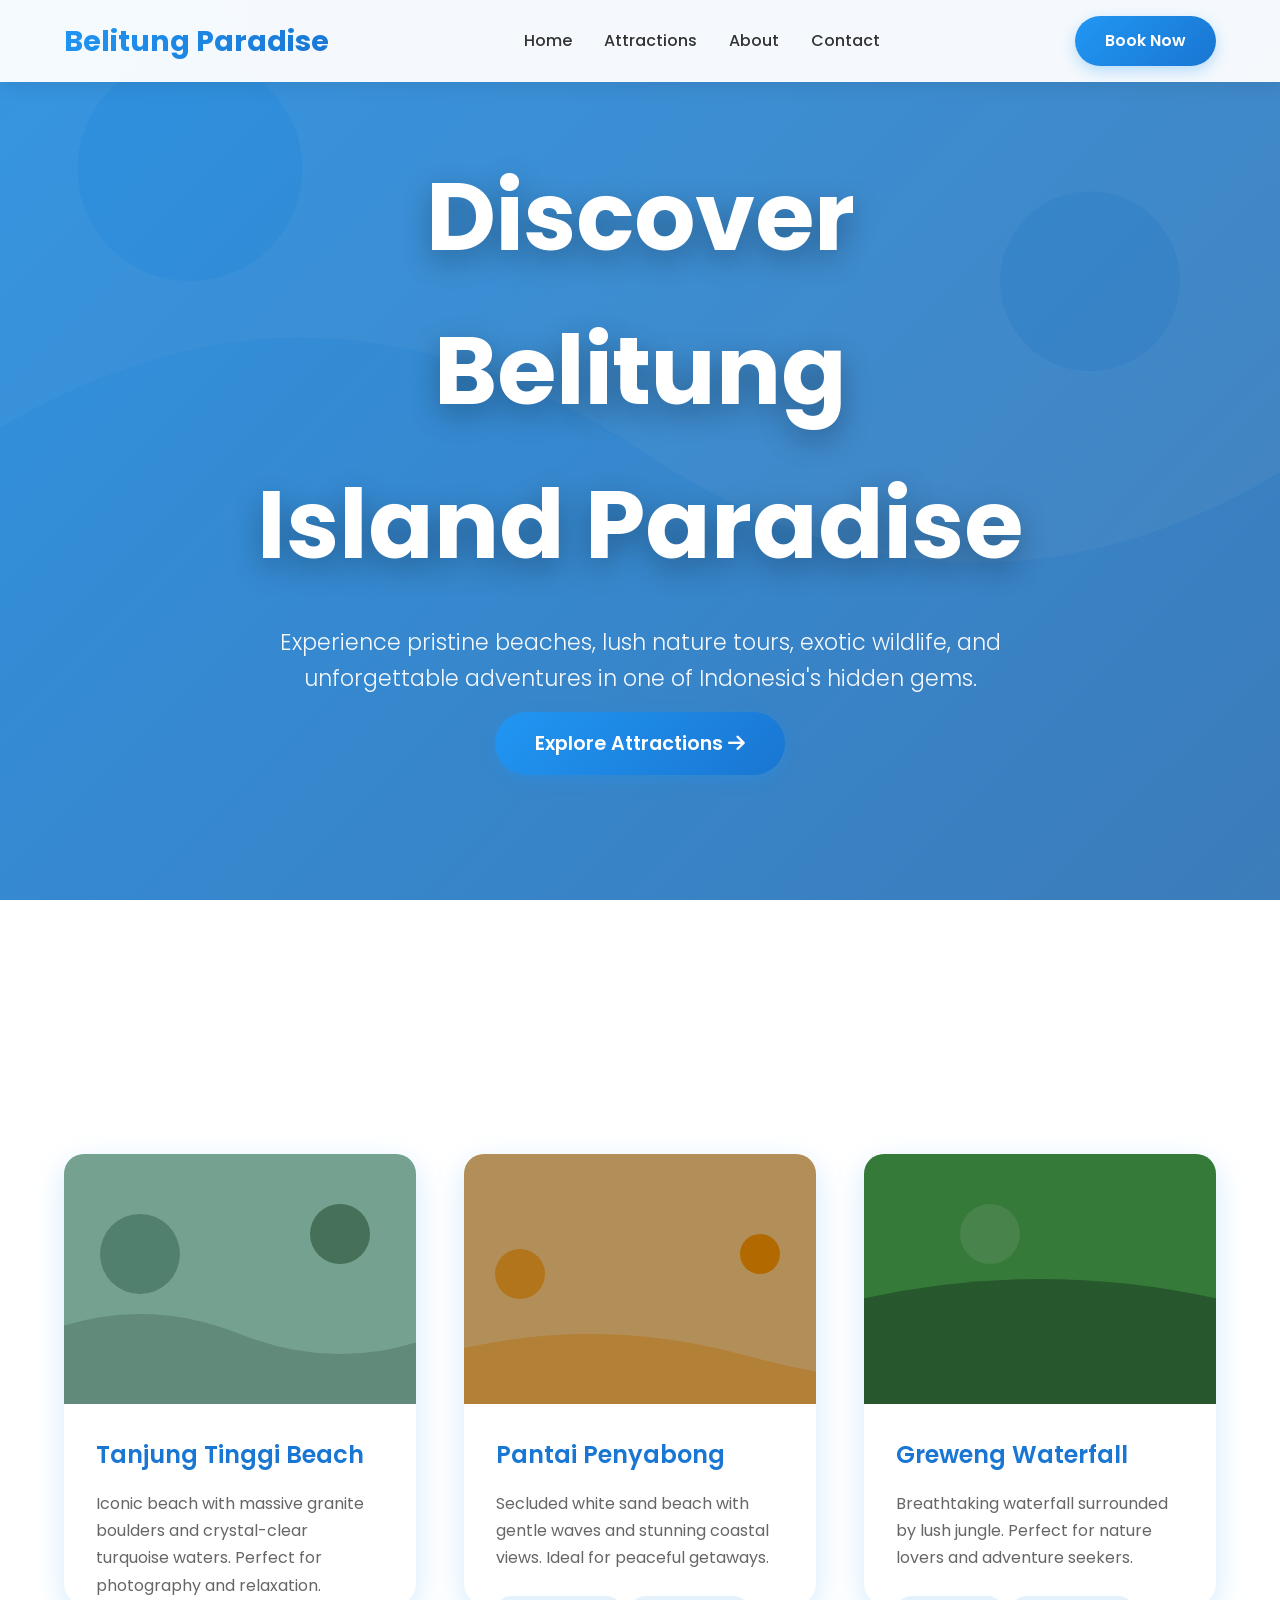
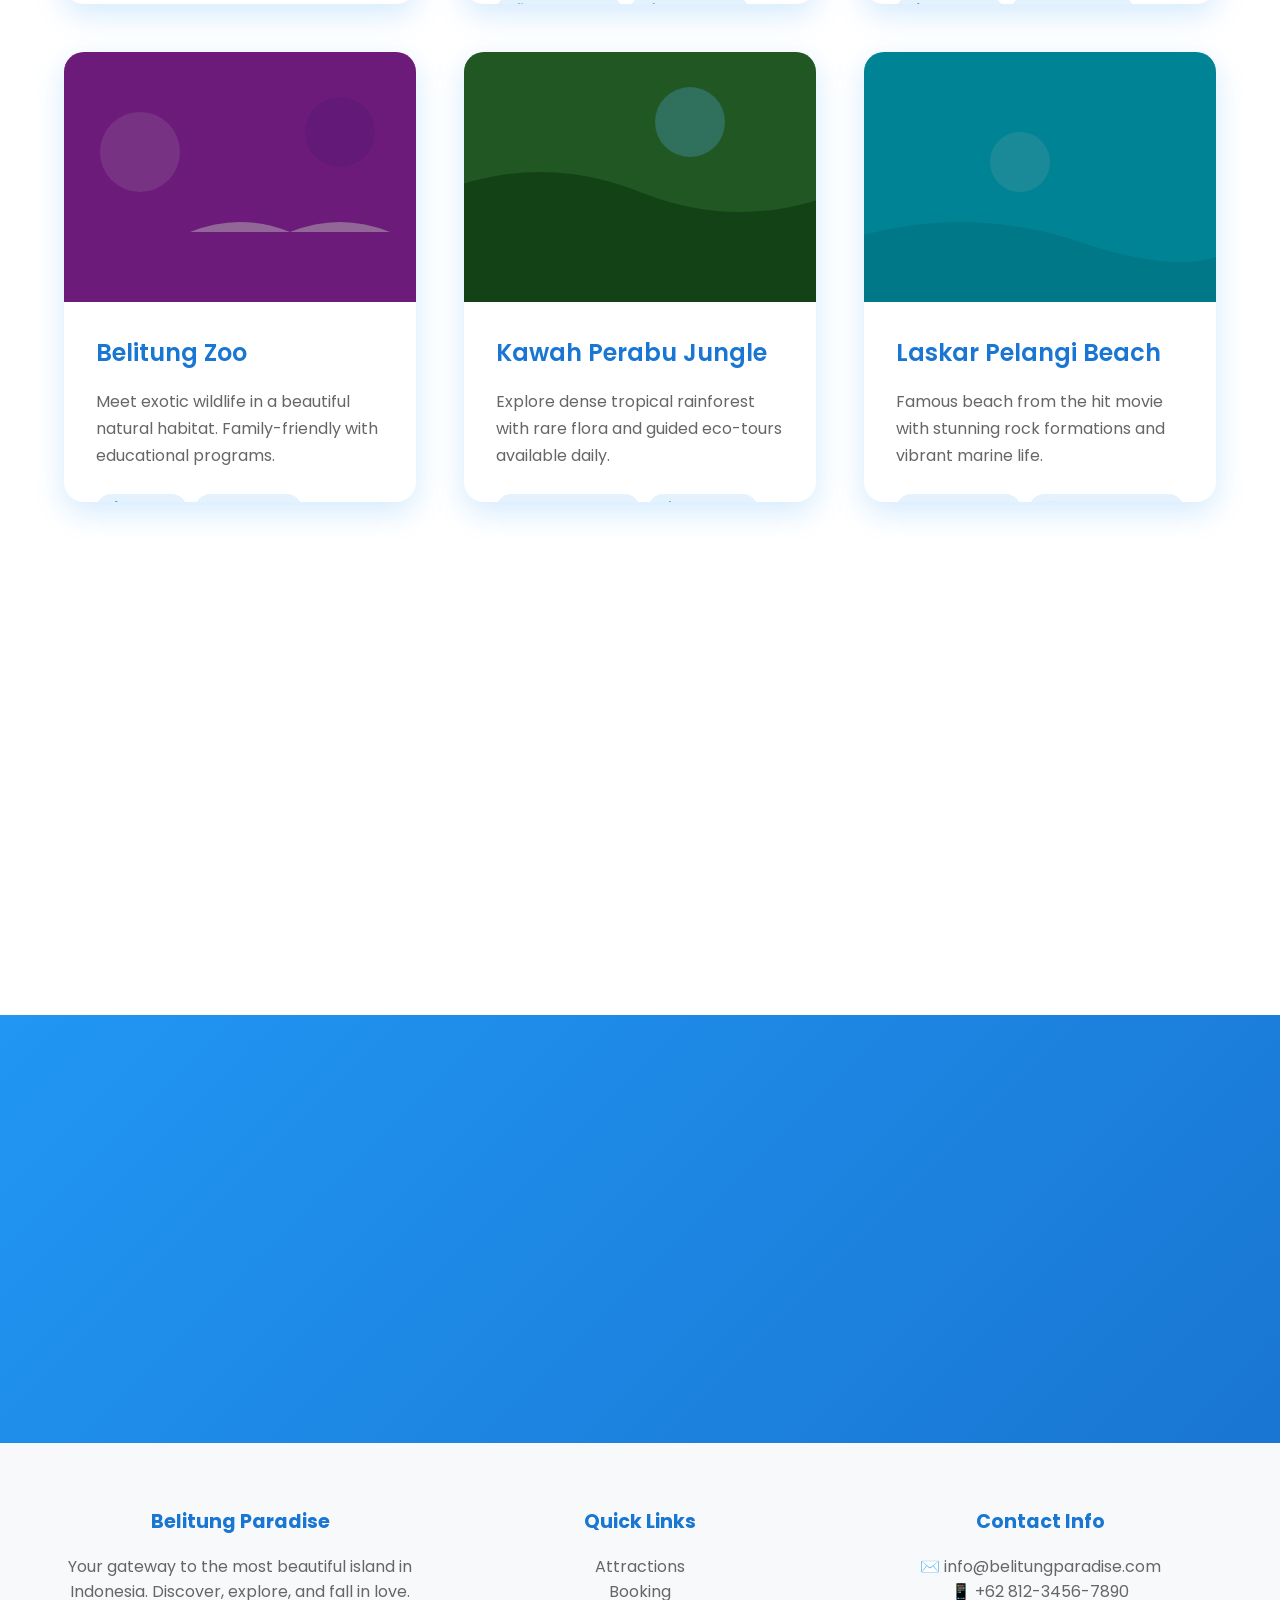
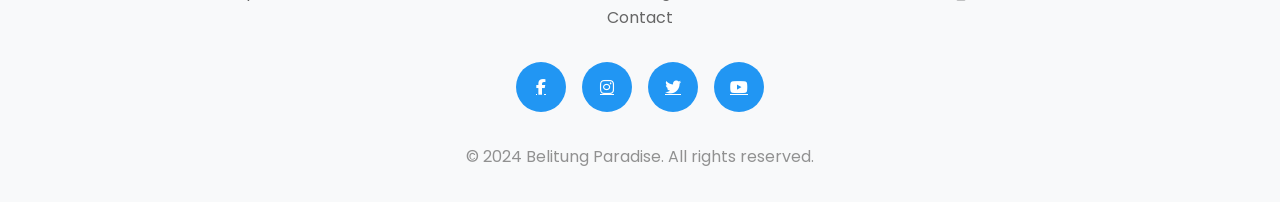
<file: PROJECT EGUHH/project landing page 2/belitung.html>
<!DOCTYPE html>
<html lang="en">
<head>
    <meta charset="UTF-8">
    <meta name="viewport" content="width=device-width, initial-scale=1.0">
    <title>Belitung Island - Paradise Awaits</title>
    <link href="https://fonts.googleapis.com/css2?family=Poppins:wght@300;400;500;600;700&display=swap" rel="stylesheet">
    <link href="https://cdnjs.cloudflare.com/ajax/libs/font-awesome/6.4.0/css/all.min.css" rel="stylesheet">
    <style>
        :root {
            --white: #ffffff;
            --light-blue: #e3f2fd;
            --blue-primary: #2196f3;
            --blue-dark: #1976d2;
            --blue-light: #bbdefb;
            --shadow: 0 10px 30px rgba(33, 150, 243, 0.2);
            --shadow-hover: 0 20px 40px rgba(33, 150, 243, 0.3);
        }

        * {
            margin: 0;
            padding: 0;
            box-sizing: border-box;
        }

        body {
            font-family: 'Poppins', sans-serif;
            line-height: 1.6;
            color: #333;
            overflow-x: hidden;
        }

        /* OOP: Base Component Class Styles */
        .component {
            opacity: 0;
            transform: translateY(50px);
            transition: all 0.8s cubic-bezier(0.25, 0.46, 0.45, 0.94);
        }

        .component.animate {
            opacity: 1;
            transform: translateY(0);
        }

        /* Header */
        .header {
            position: fixed;
            top: 0;
            width: 100%;
            background: rgba(255, 255, 255, 0.95);
            backdrop-filter: blur(20px);
            z-index: 1000;
            transition: all 0.3s ease;
            box-shadow: 0 2px 20px rgba(0,0,0,0.1);
        }

        .nav-container {
            max-width: 1400px;
            margin: 0 auto;
            padding: 1rem 5%;
            display: flex;
            justify-content: space-between;
            align-items: center;
        }

        .logo {
            font-size: 1.8rem;
            font-weight: 700;
            background: linear-gradient(135deg, var(--blue-primary), var(--blue-dark));
            -webkit-background-clip: text;
            -webkit-text-fill-color: transparent;
            background-clip: text;
        }

        .nav-menu {
            display: flex;
            list-style: none;
            gap: 2rem;
        }

        .nav-menu a {
            text-decoration: none;
            color: #333;
            font-weight: 500;
            transition: color 0.3s ease;
            position: relative;
        }

        .nav-menu a::after {
            content: '';
            position: absolute;
            width: 0;
            height: 2px;
            bottom: -5px;
            left: 0;
            background: var(--blue-primary);
            transition: width 0.3s ease;
        }

        .nav-menu a:hover::after {
            width: 100%;
        }

        .nav-menu a:hover {
            color: var(--blue-primary);
        }

        .cta-button {
            background: linear-gradient(135deg, var(--blue-primary), var(--blue-dark));
            color: white;
            padding: 12px 30px;
            border: none;
            border-radius: 50px;
            font-weight: 600;
            cursor: pointer;
            transition: all 0.3s ease;
            text-decoration: none;
            box-shadow: 0 5px 15px rgba(33, 150, 243, 0.3);
        }

        .cta-button:hover {
            transform: translateY(-2px);
            box-shadow: 0 10px 25px rgba(33, 150, 243, 0.4);
        }

        /* Hero Section */
        .hero {
            height: 100vh;
            background: linear-gradient(rgba(0,0,0,0.4), rgba(0,0,0,0.4)), 
                        url('data:image/svg+xml,<svg xmlns="http://www.w3.org/2000/svg" viewBox="0 0 1200 800"><rect fill="%23e3f2fd" width="1200" height="800"/><path fill="%23bbdefb" d="M0 400Q300 200 600 400T1200 400V800H0z"/><circle fill="%232196f3" opacity="0.3" cx="200" cy="150" r="100"/><circle fill="%231976d2" opacity="0.2" cx="1000" cy="250" r="80"/></svg>');
            background-size: cover;
            background-position: center;
            display: flex;
            align-items: center;
            justify-content: center;
            text-align: center;
            color: white;
            position: relative;
            overflow: hidden;
        }

        .hero::before {
            content: '';
            position: absolute;
            top: 0;
            left: 0;
            right: 0;
            bottom: 0;
            background: linear-gradient(135deg, rgba(33,150,243,0.8) 0%, rgba(25,118,210,0.6) 100%);
        }

        .hero-content {
            max-width: 900px;
            padding: 0 2rem;
            z-index: 2;
            position: relative;
        }

        .hero h1 {
            font-size: clamp(3rem, 8vw, 6rem);
            font-weight: 700;
            margin-bottom: 1.5rem;
            text-shadow: 0 10px 30px rgba(0,0,0,0.3);
        }

        .hero p {
            font-size: 1.4rem;
            margin-bottom: 2rem;
            opacity: 0.95;
            font-weight: 300;
        }

        /* Sections */
        .section {
            padding: 100px 5%;
            max-width: 1400px;
            margin: 0 auto;
        }

        .section-title {
            text-align: center;
            font-size: 3.5rem;
            font-weight: 700;
            margin-bottom: 4rem;
            background: linear-gradient(135deg, var(--blue-primary), var(--blue-dark));
            -webkit-background-clip: text;
            -webkit-text-fill-color: transparent;
            background-clip: text;
        }

        /* Attractions Grid */
        .attractions-grid {
            display: grid;
            grid-template-columns: repeat(auto-fit, minmax(350px, 1fr));
            gap: 3rem;
            margin-top: 4rem;
        }

        .attraction-card {
            background: white;
            border-radius: 20px;
            overflow: hidden;
            box-shadow: var(--shadow);
            transition: all 0.4s cubic-bezier(0.25, 0.46, 0.45, 0.94);
            position: relative;
            height: 450px;
        }

        .attraction-card:hover {
            transform: translateY(-15px);
            box-shadow: var(--shadow-hover);
        }

        .attraction-image {
            height: 250px;
            background-size: cover;
            background-position: center;
            position: relative;
        }

        /* Placeholder images - Replace with your photos */
        .beach-1 { background-image: linear-gradient(rgba(0,0,0,0.3), rgba(0,0,0,0.3)), url('data:image/svg+xml,<svg xmlns="http://www.w3.org/2000/svg" viewBox="0 0 400 250"><rect fill="%23a8e6cf" width="400" height="250"/><path fill="%238bc6b0" d="M0 180Q100 140 200 180T400 180V250H0z"/><circle fill="%2375b79e" cx="100" cy="100" r="40"/><circle fill="%2365a080" cx="300" cy="80" r="30"/></svg>'); }
        .beach-2 { background-image: linear-gradient(rgba(0,0,0,0.3), rgba(0,0,0,0.3)), url('data:image/svg+xml,<svg xmlns="http://www.w3.org/2000/svg" viewBox="0 0 400 250"><rect fill="%23ffcc80" width="400" height="250"/><path fill="%23ffb74d" d="M0 200Q150 160 300 200T400 200V250H0z"/><circle fill="%23ffa726" cx="80" cy="120" r="25"/><circle fill="%23ff9800" cx="320" cy="100" r="20"/></svg>'); }
        .nature-1 { background-image: linear-gradient(rgba(0,0,0,0.3), rgba(0,0,0,0.3)), url('data:image/svg+xml,<svg xmlns="http://www.w3.org/2000/svg" viewBox="0 0 400 250"><rect fill="%234caf50" width="400" height="250"/><path fill="%23387e41" d="M0 150Q200 100 400 150V250H0z"/><circle fill="%2366bb6a" cx="150" cy="80" r="30"/><circle fill="%234caf50" cx="350" cy="60" r="25"/></svg>'); }
        .zoo-1 { background-image: linear-gradient(rgba(0,0,0,0.3), rgba(0,0,0,0.3)), url('data:image/svg+xml,<svg xmlns="http://www.w3.org/2000/svg" viewBox="0 0 400 250"><rect fill="%239c27b0" width="400" height="250"/><circle fill="%23ab47bc" cx="100" cy="100" r="40"/><circle fill="%238e24aa" cx="300" cy="80" r="35"/><path fill="%23ce93d8" d="M150 180Q200 160 250 180Q300 160 350 180"/></svg>'); }
        .nature-2 { background-image: linear-gradient(rgba(0,0,0,0.3), rgba(0,0,0,0.3)), url('data:image/svg+xml,<svg xmlns="http://www.w3.org/2000/svg" viewBox="0 0 400 250"><rect fill="%232e7d32" width="400" height="250"/><path fill="%231b5e20" d="M0 140Q100 100 200 140T400 140V250H0z"/><circle fill="%2344a084" cx="250" cy="70" r="35"/></svg>'); }
        .beach-3 { background-image: linear-gradient(rgba(0,0,0,0.3), rgba(0,0,0,0.3)), url('data:image/svg+xml,<svg xmlns="http://www.w3.org/2000/svg" viewBox="0 0 400 250"><rect fill="%2300bcd4" width="400" height="250"/><path fill="%2300acc1" d="M0 190Q120 150 240 190T400 190V250H0z"/><circle fill="%2326c6da" cx="180" cy="110" r="30"/></svg>'); }

        .attraction-content {
            padding: 2rem;
        }

        .attraction-title {
            font-size: 1.5rem;
            font-weight: 600;
            margin-bottom: 1rem;
            color: var(--blue-dark);
        }

        .attraction-desc {
            color: #666;
            margin-bottom: 1.5rem;
            line-height: 1.7;
        }

        .attraction-features {
            display: flex;
            flex-wrap: wrap;
            gap: 0.5rem;
            margin-bottom: 1.5rem;
        }

        .feature-tag {
            background: var(--light-blue);
            color: var(--blue-primary);
            padding: 0.3rem 1rem;
            border-radius: 20px;
            font-size: 0.85rem;
            font-weight: 500;
        }

        /* Stats Section */
        .stats-grid {
            display: grid;
            grid-template-columns: repeat(auto-fit, minmax(200px, 1fr));
            gap: 3rem;
            margin-top: 4rem;
            text-align: center;
        }

        .stat-item h3 {
            font-size: 4rem;
            font-weight: 700;
            background: linear-gradient(135deg, var(--blue-primary), var(--blue-dark));
            -webkit-background-clip: text;
            -webkit-text-fill-color: transparent;
            background-clip: text;
            margin-bottom: 1rem;
        }

        .stat-item p {
            font-size: 1.2rem;
            color: #666;
            font-weight: 500;
        }

        /* CTA Section */
        .cta-section {
            background: linear-gradient(135deg, var(--blue-primary), var(--blue-dark));
            color: white;
            text-align: center;
            padding: 100px 5%;
        }

        .cta-section h2 {
            font-size: 3.5rem;
            margin-bottom: 1.5rem;
        }

        .cta-section p {
            font-size: 1.3rem;
            margin-bottom: 3rem;
            opacity: 0.95;
        }

        /* Footer */
        .footer {
            background: #f8f9fa;
            padding: 4rem 5% 2rem;
            text-align: center;
            color: #666;
        }

        .footer-content {
            max-width: 1400px;
            margin: 0 auto;
            display: grid;
            grid-template-columns: repeat(auto-fit, minmax(250px, 1fr));
            gap: 3rem;
            margin-bottom: 2rem;
        }

        .footer h4 {
            color: var(--blue-dark);
            margin-bottom: 1rem;
            font-size: 1.2rem;
        }

        .social-links {
            display: flex;
            gap: 1rem;
            justify-content: center;
            margin-top: 1rem;
        }

        .social-links a {
            width: 50px;
            height: 50px;
            background: var(--blue-primary);
            color: white;
            display: flex;
            align-items: center;
            justify-content: center;
            border-radius: 50%;
            transition: all 0.3s ease;
        }

        .social-links a:hover {
            transform: translateY(-3px);
            box-shadow: 0 10px 20px rgba(33, 150, 243, 0.4);
        }

        /* Mobile Menu */
        .mobile-menu-btn {
            display: none;
            flex-direction: column;
            cursor: pointer;
            gap: 4px;
        }

        .mobile-menu-btn span {
            width: 25px;
            height: 3px;
            background: var(--blue-primary);
            transition: 0.3s;
        }

        /* Responsive */
        @media (max-width: 768px) {
            .nav-menu {
                display: none;
                position: fixed;
                top: 80px;
                left: 0;
                width: 100%;
                background: white;
                flex-direction: column;
                padding: 2rem;
                box-shadow: 0 10px 30px rgba(0,0,0,0.1);
            }

            .nav-menu.active {
                display: flex;
            }

            .mobile-menu-btn {
                display: flex;
            }

            .section-title {
                font-size: 2.5rem;
            }

            .hero h1 {
                font-size: 2.5rem;
            }

            .attractions-grid {
                grid-template-columns: 1fr;
                gap: 2rem;
            }
        }

        /* Scroll animations */
        @keyframes float {
            0%, 100% { transform: translateY(0px); }
            50% { transform: translateY(-10px); }
        }

        .float {
            animation: float 6s ease-in-out infinite;
        }
    </style>
</head>
<body>
    <!-- Header -->
    <header class="header" id="header">
        <div class="nav-container">
            <div class="logo">Belitung Paradise</div>
            <ul class="nav-menu" id="navMenu">
                <li><a href="#home">Home</a></li>
                <li><a href="#attractions">Attractions</a></li>
                <li><a href="#about">About</a></li>
                <li><a href="#contact">Contact</a></li>
            </ul>
            <a href="#booking" class="cta-button">Book Now</a>
            <div class="mobile-menu-btn" id="mobileMenuBtn">
                <span></span>
                <span></span>
                <span></span>
            </div>
        </div>
    </header>

    <!-- Hero Section -->
    <section class="hero component" id="home">
        <div class="hero-content">
            <h1>Discover Belitung<br><span class="float">Island Paradise</span></h1>
            <p>Experience pristine beaches, lush nature tours, exotic wildlife, and unforgettable adventures in one of Indonesia's hidden gems.</p>
            <a href="#attractions" class="cta-button" style="font-size: 1.2rem; padding: 18px 40px;">
                Explore Attractions <i class="fas fa-arrow-right"></i>
            </a>
        </div>
    </section>

    <!-- Attractions Section -->
    <section class="section" id="attractions">
        <h2 class="section-title component">Top Attractions</h2>
        <div class="attractions-grid">
            <div class="attraction-card component">
                <div class="attraction-image beach-1"></div>
                <div class="attraction-content">
                    <h3 class="attraction-title">Tanjung Tinggi Beach</h3>
                    <p class="attraction-desc">Iconic beach with massive granite boulders and crystal-clear turquoise waters. Perfect for photography and relaxation.</p>
                    <div class="attraction-features">
                        <span class="feature-tag"><i class="fas fa-swimmer"></i> Swimming</span>
                        <span class="feature-tag"><i class="fas fa-camera"></i> Photo Spot</span>
                        <span class="feature-tag"><i class="fas fa-sun"></i> Sunset</span>
                    </div>
                </div>
            </div>
            <div class="attraction-card component">
                <div class="attraction-image beach-2"></div>
                <div class="attraction-content">
                    <h3 class="attraction-title">Pantai Penyabong</h3>
                    <p class="attraction-desc">Secluded white sand beach with gentle waves and stunning coastal views. Ideal for peaceful getaways.</p>
                    <div class="attraction-features">
                        <span class="feature-tag"><i class="fas fa-umbrella-beach"></i> Relaxation</span>
                        <span class="feature-tag"><i class="fas fa-star"></i> 5★ Rated</span>
                    </div>
                </div>
            </div>
            <div class="attraction-card component">
                <div class="attraction-image nature-1"></div>
                <div class="attraction-content">
                    <h3 class="attraction-title">Greweng Waterfall</h3>
                    <p class="attraction-desc">Breathtaking waterfall surrounded by lush jungle. Perfect for nature lovers and adventure seekers.</p>
                    <div class="attraction-features">
                        <span class="feature-tag"><i class="fas fa-hiking"></i> Trekking</span>
                        <span class="feature-tag"><i class="fas fa-swimming-pool"></i> Swimming</span>
                        <span class="feature-tag"><i class="fas fa-leaf"></i> Nature</span>
                    </div>
                </div>
            </div>
            <div class="attraction-card component">
                <div class="attraction-image zoo-1"></div>
                <div class="attraction-content">
                    <h3 class="attraction-title">Belitung Zoo</h3>
                    <p class="attraction-desc">Meet exotic wildlife in a beautiful natural habitat. Family-friendly with educational programs.</p>
                    <div class="attraction-features">
                        <span class="feature-tag"><i class="fas fa-child"></i> Family</span>
                        <span class="feature-tag"><i class="fas fa-paw"></i> Animals</span>
                    </div>
                </div>
            </div>
            <div class="attraction-card component">
                <div class="attraction-image nature-2"></div>
                <div class="attraction-content">
                    <h3 class="attraction-title">Kawah Perabu Jungle</h3>
                    <p class="attraction-desc">Explore dense tropical rainforest with rare flora and guided eco-tours available daily.</p>
                    <div class="attraction-features">
                        <span class="feature-tag"><i class="fas fa-binoculars"></i> Birdwatching</span>
                        <span class="feature-tag"><i class="fas fa-tree"></i> Eco Tour</span>
                    </div>
                </div>
            </div>
            <div class="attraction-card component">
                <div class="attraction-image beach-3"></div>
                <div class="attraction-content">
                    <h3 class="attraction-title">Laskar Pelangi Beach</h3>
                    <p class="attraction-desc">Famous beach from the hit movie with stunning rock formations and vibrant marine life.</p>
                    <div class="attraction-features">
                        <span class="feature-tag"><i class="fas fa-fish"></i> Snorkeling</span>
                        <span class="feature-tag"><i class="fas fa-film"></i> Movie Location</span>
                    </div>
                </div>
            </div>
        </div>
    </section>

    <!-- Stats Section -->
    <section class="section">
        <div class="stats-grid">
            <div class="stat-item component">
                <h3>50+</h3>
                <p>Amazing Beaches</p>
            </div>
            <div class="stat-item component">
                <h3>100K+</h3>
                <p>Happy Visitors</p>
            </div>
            <div class="stat-item component">
                <h3>24/7</h3>
                <p>Customer Support</p>
            </div>
            <div class="stat-item component">
                <h3>5★</h3>
                <p>Rating</p>
            </div>
        </div>
    </section>

    <!-- CTA Section -->
    <section class="cta-section">
        <div class="component">
            <h2>Ready for Your Adventure?</h2>
            <p>Book your dream vacation to Belitung Island today and create memories that last a lifetime.</p>
            <a href="#booking" class="cta-button" style="font-size: 1.3rem; padding: 20px 50px;">
                Start Planning <i class="fas fa-rocket"></i>
            </a>
        </div>
    </section>

    <!-- Footer -->
    <footer class="footer">
        <div class="footer-content">
            <div>
                <h4>Belitung Paradise</h4>
                <p>Your gateway to the most beautiful island in Indonesia. Discover, explore, and fall in love.</p>
            </div>
            <div>
                <h4>Quick Links</h4>
                <p><a href="#attractions" style="color: #666; text-decoration: none;">Attractions</a></p>
                <p><a href="#booking" style="color: #666; text-decoration: none;">Booking</a></p>
                <p><a href="#contact" style="color: #666; text-decoration: none;">Contact</a></p>
            </div>
            <div>
                <h4>Contact Info</h4>
                <p>✉️ info@belitungparadise.com</p>
                <p>📱 +62 812-3456-7890</p>
            </div>
        </div>
        <div class="social-links">
            <a href="#"><i class="fab fa-facebook-f"></i></a>
            <a href="#"><i class="fab fa-instagram"></i></a>
            <a href="#"><i class="fab fa-twitter"></i></a>
            <a href="#"><i class="fab fa-youtube"></i></a>
        </div>
        <p style="margin-top: 2rem; opacity: 0.7;">© 2024 Belitung Paradise. All rights reserved.</p>
    </footer>

    <script>
        // OOP Design: Component Base Class
        class Component {
            constructor(selector) {
                this.element = document.querySelector(selector);
                this.init();
            }

            init() {
                this.observe();
            }

            observe() {
                const observer = new IntersectionObserver((entries) => {
                    entries.forEach(entry => {
                        if (entry.isIntersecting) {
                            entry.target.classList.add('animate');
                        }
                    });
                }, { threshold: 0.1 });

                observer.observe(this.element);
            }
        }

        // AttractionCard Component
        class AttractionCard extends Component {
            constructor(selector) {
                super(selector);
                this.card = document.querySelector(selector);
                this.addHoverEffects();
            }

            addHoverEffects() {
                this.card.addEventListener('mouseenter', () => {
                    this.card.style.transform = 'translateY(-15px) scale(1.02)';
                });
                this.card.addEventListener('mouseleave', () => {
                    this.card.style.transform = 'translateY(0) scale(1)';
                });
            }
        }

        // Navigation Component
        class Navigation {
            constructor() {
                this.header = document.getElementById('header');
                this.navMenu = document.getElementById('navMenu');
                this.mobileBtn = document.getElementById('mobileMenuBtn');
                this.init();
            }

            init() {
                this.handleScroll();
                this.handleMobileMenu();
                this.smoothScroll();
            }

            handleScroll() {
                window.addEventListener('scroll', () => {
                    if (window.scrollY > 100) {
                        this.header.style.background = 'rgba(255, 255, 255, 0.98)';
                        this.header.style.boxShadow = '0 5px 30px rgba(0,0,0,0.15)';
                    } else {
                        this.header.style.background = 'rgba(255, 255, 255, 0.95)';
                        this.header.style.boxShadow = '0 2px 20px rgba(0,0,0,0.1)';
                    }
                });
            }

            handleMobileMenu() {
                this.mobileBtn.addEventListener('click', () => {
                    this.navMenu.classList.toggle('active');
                });
            }

            smoothScroll() {
                document.querySelectorAll('a[href^="#"]').forEach(anchor => {
                    anchor.addEventListener('click', (e) => {
                        e.preventDefault();
                        const target = document.querySelector(anchor.getAttribute('href'));
                        if (target) {
                            target.scrollIntoView({ behavior: 'smooth', block: 'start' });
                        }
                        this.navMenu.classList.remove('active');
                    });
                });
            }
        }

        // Initialize all components when DOM loads
        document.addEventListener('DOMContentLoaded', () => {
            // Initialize main navigation
            new Navigation();

            // Initialize hero section
            new Component('.hero');

            // Initialize attraction cards
            document.querySelectorAll('.attraction-card').forEach((card, index) => {
                new AttractionCard(`.attraction-card:nth-child(${index + 1})`);
            });

            // Stagger animation for attractions
            const attractions = document.querySelectorAll('.attractions-grid .component');
            attractions.forEach((attraction, index) => {
                attraction.style.transitionDelay = `${index * 0.1}s`;
            });

            // Parallax effect for hero
            window.addEventListener('scroll', () => {
                const scrolled = window.pageYOffset;
                const hero = document.querySelector('.hero');
                const speed = scrolled * 0.5;
                hero.style.transform = `translateY(${speed}px)`;
            });
        });

        // Preloader
        window.addEventListener('load', () => {
            document.body.style.overflow = 'auto';
        });
    </script>
</body>
</html>
</file>
